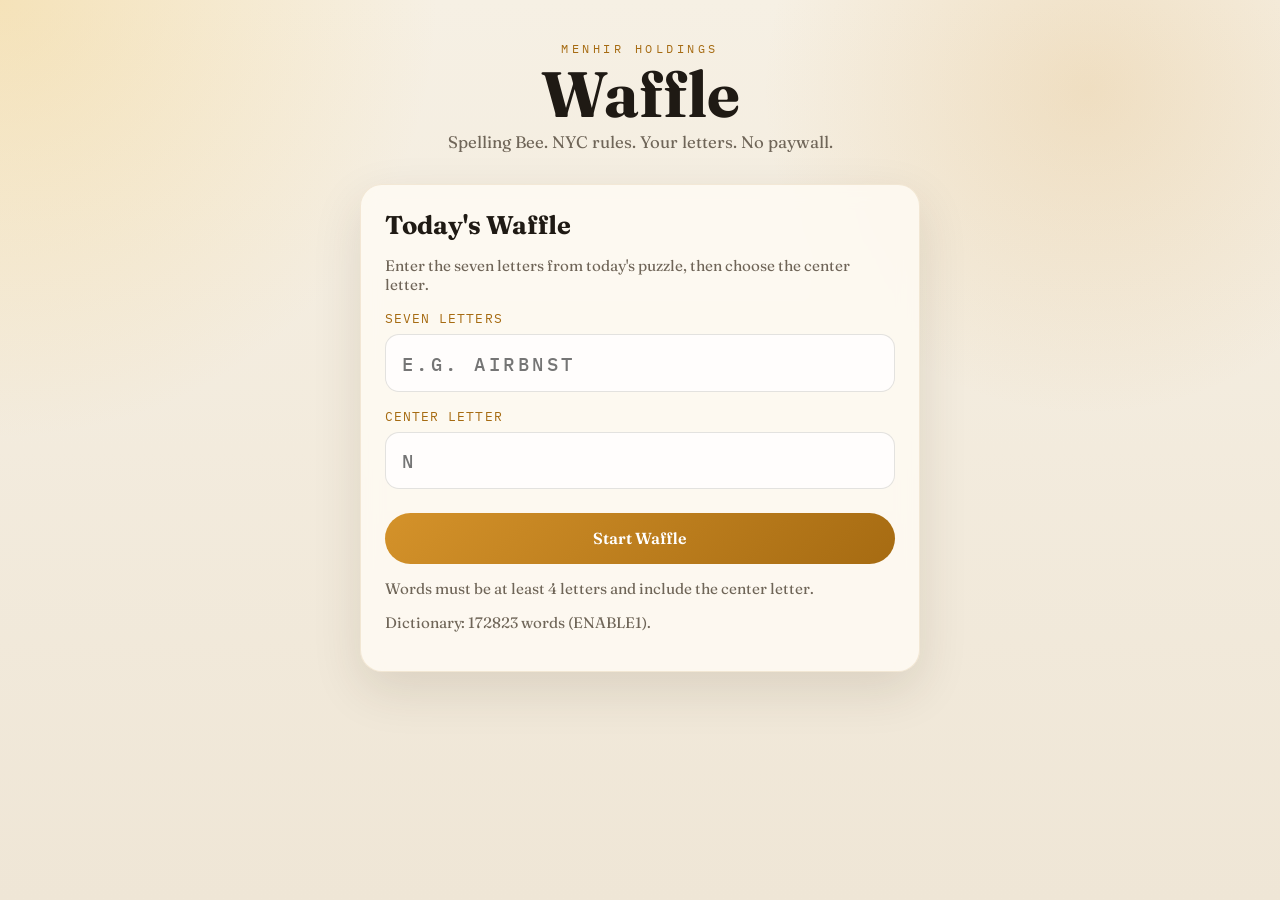
<file: web/index.html>
<!DOCTYPE html>
<html lang="en">
  <head>
    <meta charset="utf-8" />
    <meta name="viewport" content="width=device-width, initial-scale=1" />
    <title>Waffle — Spelling Bee</title>
    <link rel="stylesheet" href="style.css" />
    <link rel="preconnect" href="https://fonts.googleapis.com" />
    <link rel="preconnect" href="https://fonts.gstatic.com" crossorigin />
    <link
      href="https://fonts.googleapis.com/css2?family=Fraunces:opsz,wght@9..144,400;9..144,600;9..144,700&family=IBM+Plex+Mono:wght@400;500&display=swap"
      rel="stylesheet"
    />
  </head>
  <body>
    <script type="module">
      import init from "./pkg/waffle.js";
      init("./pkg/waffle_bg.wasm");
    </script>
  </body>
</html>
</file>
<file: web/style.css>
:root {
  --bg: #f6f0e4;
  --bg-deep: #ebe2d0;
  --ink: #1f1a14;
  --muted: #6f6558;
  --amber: #d4922a;
  --amber-deep: #a66b12;
  --honey: #f3c969;
  --hex: #fff9ee;
  --hex-center: #f0b429;
  --good: #2f6b3a;
  --bad: #9a2f2f;
  --panel: rgba(255, 252, 245, 0.82);
  --shadow: 0 18px 50px rgba(58, 42, 16, 0.12);
  --radius: 22px;
}

* {
  box-sizing: border-box;
}

html,
body {
  margin: 0;
  min-height: 100%;
  background:
    radial-gradient(circle at top left, rgba(243, 201, 105, 0.35), transparent 28%),
    radial-gradient(circle at 85% 10%, rgba(212, 146, 42, 0.18), transparent 24%),
    linear-gradient(180deg, var(--bg) 0%, #efe6d6 100%);
  color: var(--ink);
  font-family: "Fraunces", Georgia, serif;
}

body {
  min-height: 100vh;
}

.app {
  max-width: 1100px;
  margin: 0 auto;
  padding: 2.5rem 1.25rem 4rem;
  outline: none;
}

.masthead {
  text-align: center;
  margin-bottom: 2rem;
}

.eyebrow {
  margin: 0;
  letter-spacing: 0.28em;
  text-transform: uppercase;
  font-size: 0.78rem;
  color: var(--amber-deep);
  font-family: "IBM Plex Mono", monospace;
}

.masthead h1 {
  margin: 0.35rem 0 0.4rem;
  font-size: clamp(2.4rem, 6vw, 4rem);
  font-weight: 700;
  line-height: 1;
}

.subtitle {
  margin: 0;
  color: var(--muted);
  font-size: 1.05rem;
}

.panel {
  background: var(--panel);
  backdrop-filter: blur(10px);
  border: 1px solid rgba(166, 107, 18, 0.12);
  border-radius: var(--radius);
  box-shadow: var(--shadow);
  padding: 1.5rem;
}

.setup-panel {
  max-width: 560px;
  margin: 0 auto;
}

.setup-panel h2,
.words-panel h2 {
  margin: 0 0 0.5rem;
  font-size: 1.6rem;
}

.hint,
.setup-notes p,
.next-rank,
.meta-row {
  color: var(--muted);
  font-size: 0.95rem;
}

.field {
  display: grid;
  gap: 0.45rem;
  margin: 1rem 0;
}

.field span {
  font-family: "IBM Plex Mono", monospace;
  font-size: 0.82rem;
  letter-spacing: 0.08em;
  text-transform: uppercase;
  color: var(--amber-deep);
}

.field input {
  width: 100%;
  border: 1px solid rgba(31, 26, 20, 0.12);
  border-radius: 14px;
  padding: 0.95rem 1rem;
  font: 500 1.2rem "IBM Plex Mono", monospace;
  letter-spacing: 0.18em;
  text-transform: uppercase;
  background: rgba(255, 255, 255, 0.72);
}

.field input:focus {
  outline: 2px solid rgba(212, 146, 42, 0.35);
  border-color: var(--amber);
}

button {
  font: inherit;
  cursor: pointer;
}

.primary,
.control,
.ghost,
.text-btn {
  border: none;
  transition: transform 120ms ease, background 120ms ease, color 120ms ease;
}

.primary {
  width: 100%;
  margin-top: 0.5rem;
  padding: 0.95rem 1.2rem;
  border-radius: 999px;
  background: linear-gradient(135deg, var(--amber), var(--amber-deep));
  color: white;
  font-weight: 600;
}

.primary:hover,
.control:hover,
.ghost:hover,
.text-btn:hover {
  transform: translateY(-1px);
}

.ghost {
  padding: 0.55rem 0.9rem;
  border-radius: 999px;
  background: rgba(255, 255, 255, 0.65);
  color: var(--ink);
  border: 1px solid rgba(31, 26, 20, 0.08);
}

.text-btn {
  background: none;
  color: var(--amber-deep);
  padding: 0;
  text-decoration: underline;
  text-underline-offset: 0.18em;
}

.play-layout {
  display: grid;
  grid-template-columns: minmax(0, 1.1fr) minmax(280px, 0.9fr);
  gap: 1.25rem;
}

.score-row,
.meta-row,
.words-header,
.controls {
  display: flex;
  align-items: center;
  gap: 0.75rem;
}

.score-row {
  justify-content: space-between;
  margin-bottom: 1rem;
}

.score-chip {
  display: grid;
  gap: 0.15rem;
}

.score-chip .label,
.group-label {
  font-family: "IBM Plex Mono", monospace;
  font-size: 0.72rem;
  letter-spacing: 0.12em;
  text-transform: uppercase;
  color: var(--muted);
}

.score-chip strong {
  font-size: 1.5rem;
}

.progress-wrap {
  margin-bottom: 1.25rem;
}

.progress-track {
  position: relative;
  height: 10px;
  border-radius: 999px;
  background: rgba(31, 26, 20, 0.08);
  overflow: hidden;
}

.progress-fill {
  height: 100%;
  border-radius: inherit;
  background: linear-gradient(90deg, var(--honey), var(--amber-deep));
  transition: width 220ms ease;
}

.rank-marker {
  position: absolute;
  top: 1px;
  width: 2px;
  height: 8px;
  background: rgba(31, 26, 20, 0.18);
  transform: translateX(-50%);
}

.next-rank {
  margin: 0.55rem 0 0;
}

.word-display {
  min-height: 4.5rem;
  text-align: center;
  margin-bottom: 1rem;
}

.current-word {
  margin: 0;
  font-size: clamp(2rem, 5vw, 3rem);
  letter-spacing: 0.22em;
  min-height: 1.2em;
}

.feedback {
  margin: 0.35rem 0 0;
  font-family: "IBM Plex Mono", monospace;
  font-size: 0.92rem;
}

.feedback.good {
  color: var(--good);
}

.feedback.bad {
  color: var(--bad);
}

.honeycomb {
  --hex-w: 4.75rem;
  --hex-h: calc(var(--hex-w) * 0.8660254);
  --hex-gap: 0.35rem;
  --step-x: calc(var(--hex-w) * 0.75 + var(--hex-gap));
  --step-y: calc(var(--hex-h) + var(--hex-gap));
  position: relative;
  width: calc(var(--hex-w) + 2 * var(--step-x));
  height: calc(var(--hex-h) + 2 * var(--step-y));
  margin: 1.75rem auto;
}

.hex {
  position: absolute;
  left: 50%;
  top: 50%;
  width: var(--hex-w);
  height: var(--hex-h);
  margin: calc(var(--hex-h) / -2) 0 0 calc(var(--hex-w) / -2);
  clip-path: polygon(25% 0%, 75% 0%, 100% 50%, 75% 100%, 25% 100%, 0% 50%);
  border: none;
  background: var(--hex);
  color: var(--ink);
  font-size: 1.55rem;
  font-weight: 700;
  box-shadow: inset 0 0 0 1px rgba(166, 107, 18, 0.1);
  transition: transform 120ms ease, filter 120ms ease;
}

.hex:hover {
  filter: brightness(0.97);
  transform: translate(var(--tx, 0), var(--ty, 0)) scale(1.04);
}

.hex:active {
  transform: translate(var(--tx, 0), var(--ty, 0)) scale(0.97);
}

.hex-center {
  background: linear-gradient(180deg, var(--honey), var(--hex-center));
  z-index: 2;
  --tx: 0;
  --ty: 0;
}

.hex-nw { --tx: calc(var(--step-x) * -0.5); --ty: calc(var(--step-y) * -1); }
.hex-ne { --tx: calc(var(--step-x) * 0.5); --ty: calc(var(--step-y) * -1); }
.hex-w  { --tx: calc(var(--step-x) * -1); --ty: 0; }
.hex-e  { --tx: calc(var(--step-x) * 1); --ty: 0; }
.hex-sw { --tx: calc(var(--step-x) * -0.5); --ty: calc(var(--step-y) * 1); }
.hex-se { --tx: calc(var(--step-x) * 0.5); --ty: calc(var(--step-y) * 1); }

.hex-nw,
.hex-ne,
.hex-w,
.hex-e,
.hex-sw,
.hex-se,
.hex-center {
  transform: translate(var(--tx), var(--ty));
}

.controls {
  justify-content: center;
  margin-top: 0.5rem;
}

.control {
  min-width: 6.5rem;
  padding: 0.8rem 1rem;
  border-radius: 999px;
  background: rgba(255, 255, 255, 0.72);
  border: 1px solid rgba(31, 26, 20, 0.08);
  font-family: "IBM Plex Mono", monospace;
  font-size: 0.88rem;
}

.control.enter {
  background: var(--ink);
  color: white;
}

.meta-row {
  justify-content: space-between;
  flex-wrap: wrap;
  margin-top: 1.25rem;
  padding-top: 1rem;
  border-top: 1px solid rgba(31, 26, 20, 0.08);
}

.words-panel {
  max-height: calc(100vh - 8rem);
  overflow: auto;
}

.words-header {
  justify-content: space-between;
  margin-bottom: 0.75rem;
}

.word-list {
  list-style: none;
  padding: 0;
  margin: 0;
  display: grid;
  gap: 0.85rem;
}

.word-group {
  display: grid;
  gap: 0.35rem;
}

.group-words {
  display: flex;
  flex-wrap: wrap;
  gap: 0.45rem 0.7rem;
}

.found-word {
  font-family: "IBM Plex Mono", monospace;
  font-size: 0.92rem;
}

.hidden-word {
  color: transparent;
  background: rgba(31, 26, 20, 0.08);
  border-radius: 6px;
  user-select: none;
}

.hidden-word::selection {
  background: transparent;
}

.revealed {
  color: var(--good);
}

.shake {
  animation: shake 320ms ease;
}

@keyframes shake {
  0%,
  100% {
    transform: translateX(0);
  }
  25% {
    transform: translateX(-6px);
  }
  75% {
    transform: translateX(6px);
  }
}

@media (max-width: 900px) {
  .play-layout {
    grid-template-columns: 1fr;
  }

  .words-panel {
    max-height: none;
  }
}

@media (max-width: 560px) {
  .honeycomb {
    --hex-w: 3.9rem;
  }

  .hex {
    font-size: 1.25rem;
  }

  .control {
    min-width: 5.5rem;
  }
}
</file>
